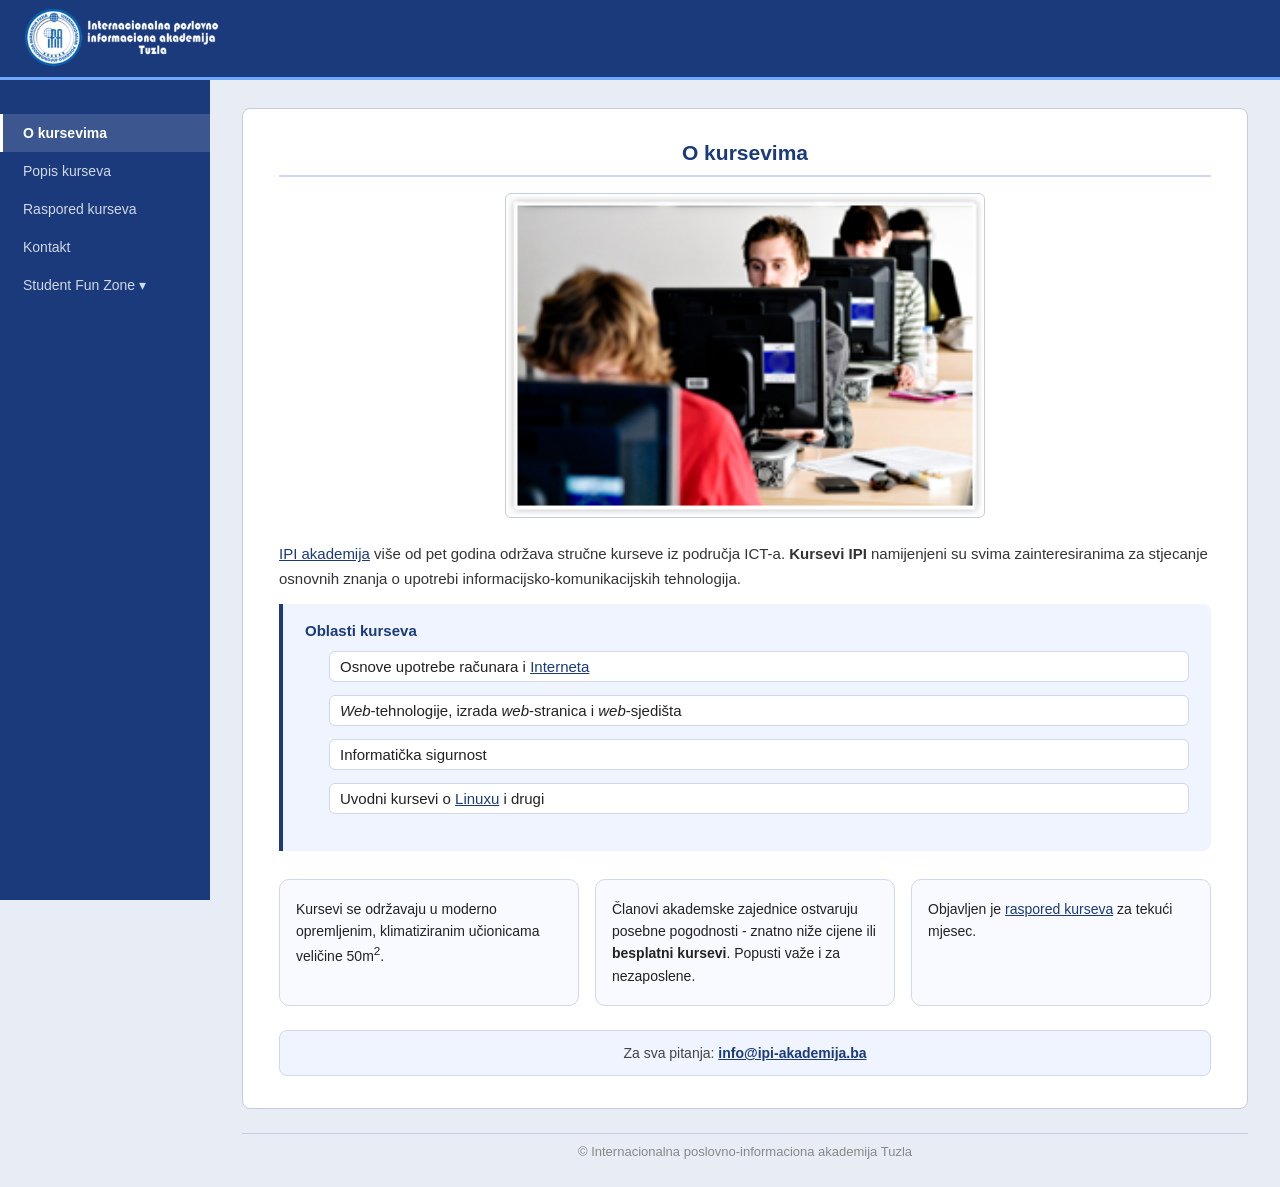
<file: index.html>
<!DOCTYPE html>
<html lang="bs">
<head>
    <meta charset="UTF-8">
    <meta name="viewport" content="width=device-width, initial-scale=1.0">
    <title>Kursevi IPI</title>
    <link rel="stylesheet" href="style.css">
</head>
<body>

    <!-- TOP PLAVA TRAKA SA LOGOM -->
    <header class="top-header">
        <div class="logo-container">
            <a href="index.html">
                <img src="slike/logo-ipi.png" alt="Kursevi IPI">
            </a>
        </div>
    </header>

    <div class="layout-body">

    <div class="sidebar">
        <nav>
            <ul class="nav-menu">
                <li><a href="index.html" class="active">O kursevima</a></li>
                <li><a href="popis.html">Popis kurseva</a></li>
                <li><a href="raspored.html">Raspored kurseva</a></li>
                <li><a href="kontakt.html">Kontakt</a></li>
                <li class="dropdown">
                    <a href="#" class="dropbtn">Student Fun Zone ▾</a>
                    <div class="dropdown-content">
                        <a href="whiteboard/whiteboard.html" target="sadrzaj-okvir">Interaktivni Whiteboard</a>
                        <a href="visionboard/visualboard.html" target="sadrzaj-okvir">Visual Board</a>
                        <a href="kanban/kanban.html" target="sadrzaj-okvir">Kanban Board</a>
                        <a href="Bingo/bingo.html" target="sadrzaj-okvir">Bingo</a>
                        <a href="Kviz/kviz.html" target="sadrzaj-okvir">Kviz</a>
                    </div>
                </li>
            </ul>
        </nav>
    </div>

    <div class="page-wrapper">
        <main class="main-content" id="main-zona">

            <iframe name="sadrzaj-okvir" id="sadrzajOkvir" src="about:blank" style="display:none;"></iframe>

            <div id="pocetniSadrzaj">
                <h2>O kursevima</h2>

                <div class="main-image">
                    <img src="slike/tecajevi1.png" alt="Kursevi IPI">
                </div>

                <p class="lead-text"><a href="http://ipi-akademija.ba/" target="_blank">IPI akademija</a> više od pet godina održava stručne kurseve iz područja ICT-a. <strong>Kursevi IPI</strong> namijenjeni su svima zainteresiranima za stjecanje osnovnih znanja o upotrebi informacijsko-komunikacijskih tehnologija.</p>

                <div class="section-block">
                    <h3 class="section-label">Oblasti kurseva</h3>
                    <ul class="styled-list">
                        <li>Osnove upotrebe računara i <a href="http://hr.wikipedia.org/wiki/Internet" target="_blank">Interneta</a></li>
                        <li><em>Web</em>-tehnologije, izrada <em>web</em>-stranica i <em>web</em>-sjedišta</li>
                        <li>Informatička sigurnost</li>
                        <li>Uvodni kursevi o <a href="http://www.linux.com" target="_blank">Linuxu</a> i drugi</li>
                    </ul>
                </div>

                <div class="info-cards">
                    <div class="info-card">
                        <p>Kursevi se održavaju u moderno opremljenim, klimatiziranim učionicama veličine 50m<sup>2</sup>.</p>
                    </div>
                    <div class="info-card">
                        <p>Članovi akademske zajednice ostvaruju posebne pogodnosti - znatno niže cijene ili <strong>besplatni kursevi</strong>. Popusti važe i za nezaposlene.</p>
                    </div>
                    <div class="info-card">
                        <p>Objavljen je <a href="raspored.html">raspored kurseva</a> za tekući mjesec.</p>
                    </div>
                </div>

                <div class="contact-bar">
                    Za sva pitanja: <a href="mailto:info@ipi-akademija.ba">info@ipi-akademija.ba</a>
                </div>
            </div>
        </main>

        <footer>
            <hr>
            <p>&copy; Internacionalna poslovno-informaciona akademija Tuzla</p>
        </footer>
    </div>

    </div> <!-- /.layout-body -->

    <script src="javascript.js"></script>
</body>
</html>
</file>
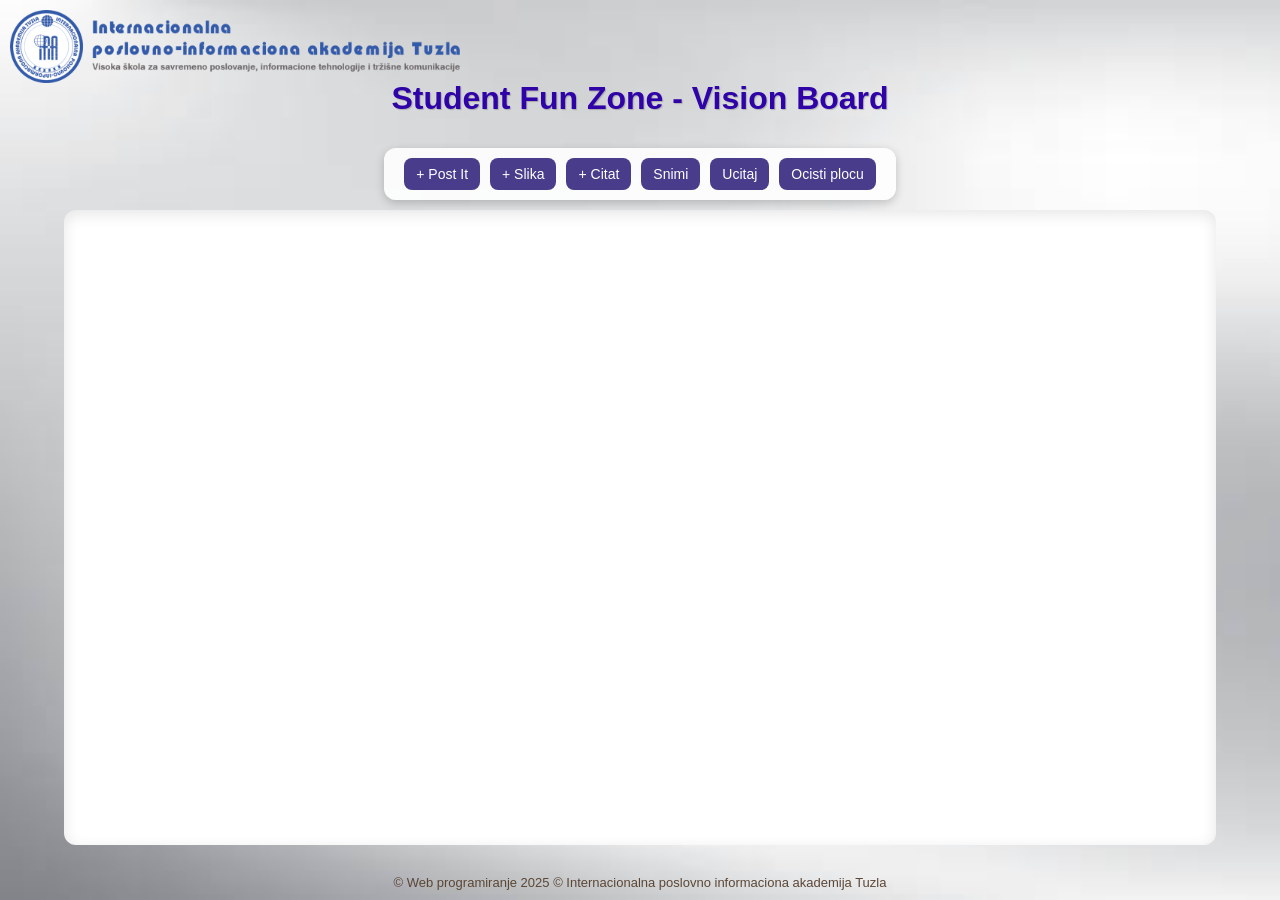
<file: VisionBoard/index.html>
<!DOCTYPE html>
<html lang="en">
<head>
    <meta charset="UTF-8">
    <title>Student Fun Zone - Vision Board</title>
    <link rel="stylesheet" href="style.css">
</head>
<body>

    <!-- IPI logo u gornjem lijevom uglu -->
    <img id="ipi-logo" src="ipi-logo.png" alt="IPI Akademija">

    <h1>Student Fun Zone - Vision Board</h1>

    <div class="toolbar">
        <button id="addNoteBtn">+ Post It</button>
        <button id="addImageBtn">+ Slika</button>
        <button id="addQuoteBtn">+ Citat</button>
        <button id="saveBtn">Snimi</button>
        <button id="loadBtn">Ucitaj</button>
        <button id="clearBtn">Ocisti plocu</button>
    </div>

    <div id="board">
        <!-- Ovdje ce se pojavljivati biljeske, slike i citati -->
    </div>

    <footer>
        © Web programiranje 2025 © Internacionalna poslovno informaciona akademija Tuzla
    </footer>

    <script src="javascript.js"></script>
</body>
</html>
</file>
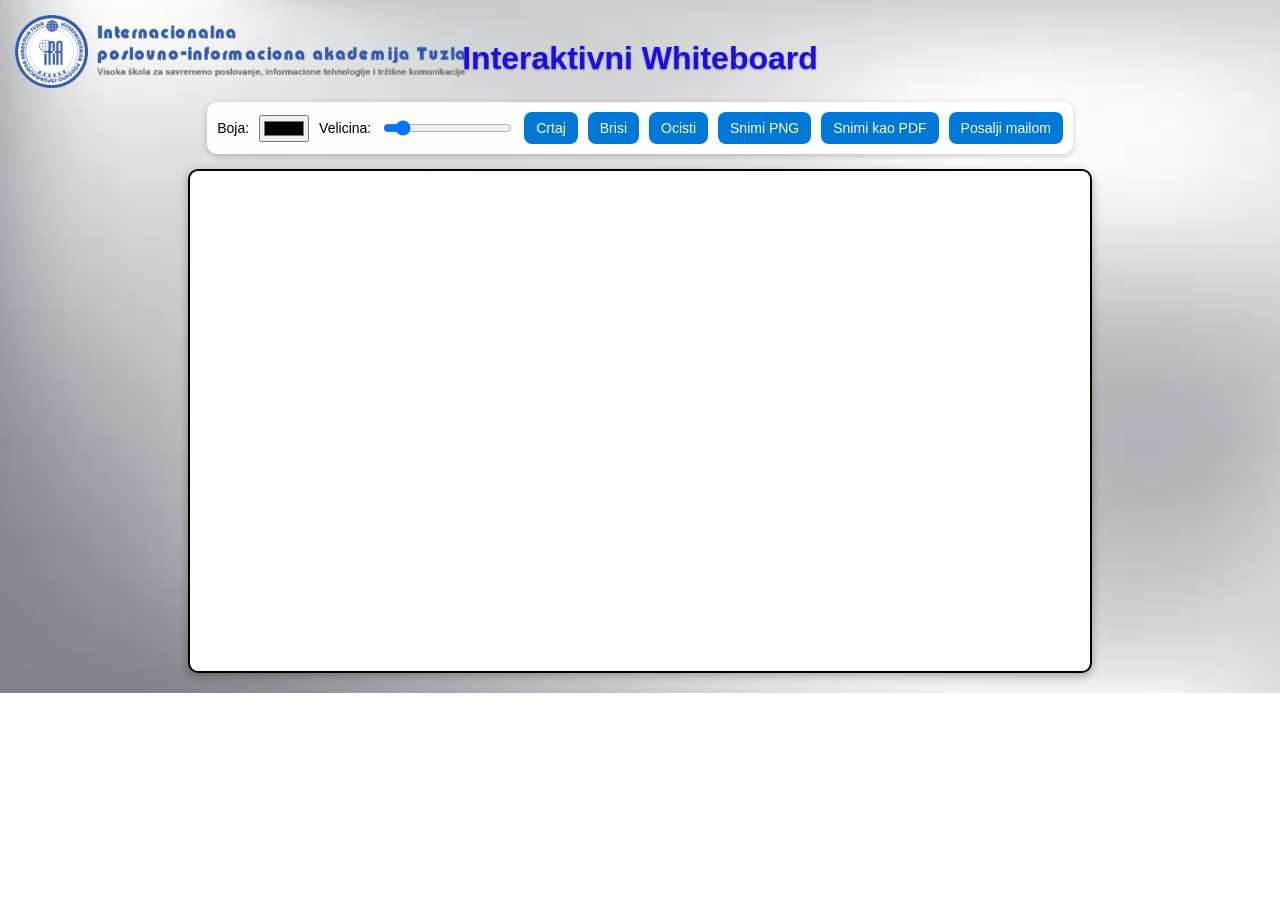
<file: Whiteboard/index.html>
<!DOCTYPE html>
<html>
<head>
    <meta charset="UTF-8">
    <title>Interaktivni Whiteboard</title>
    <link rel="stylesheet" href="style.css">
</head>
<body>

<div class="logo-container">
    <img src="ipi-logo.png" alt="IPI Logo" class="ipi-logo">
</div>

<h1>Interaktivni Whiteboard</h1>

<div class="toolbar">
    <label>Boja:</label>
    <input type="color" id="colorPicker" value="#000000">

    <label>Velicina:</label>
    <input type="range" id="brushSize" min="1" max="40" value="5">

    <button id="drawMode">Crtaj</button>
    <button id="erase">Brisi</button>
    <button id="clear">Ocisti</button>
    <button id="savePng">Snimi PNG</button>
    <button id="savePdf">Snimi kao PDF</button>
    <button id="openMailPopup">Posalji mailom</button>
</div>

<canvas id="canvas" width="900" height="500"></canvas>

<div id="mailPopup" class="popup">
    <div class="popup-inner">
        <h2>Posalji whiteboard mailom</h2>
        <label>Email adresa:</label>
        <input type="email" id="mailAddress" placeholder="unesi email">
        <div class="popup-buttons">
            <button id="sendMail">Posalji</button>
            <button id="cancelMail">Ponisti</button>
        </div>
    </div>
</div>

<script src="javascript.js"></script>
</body>
</html>
</file>
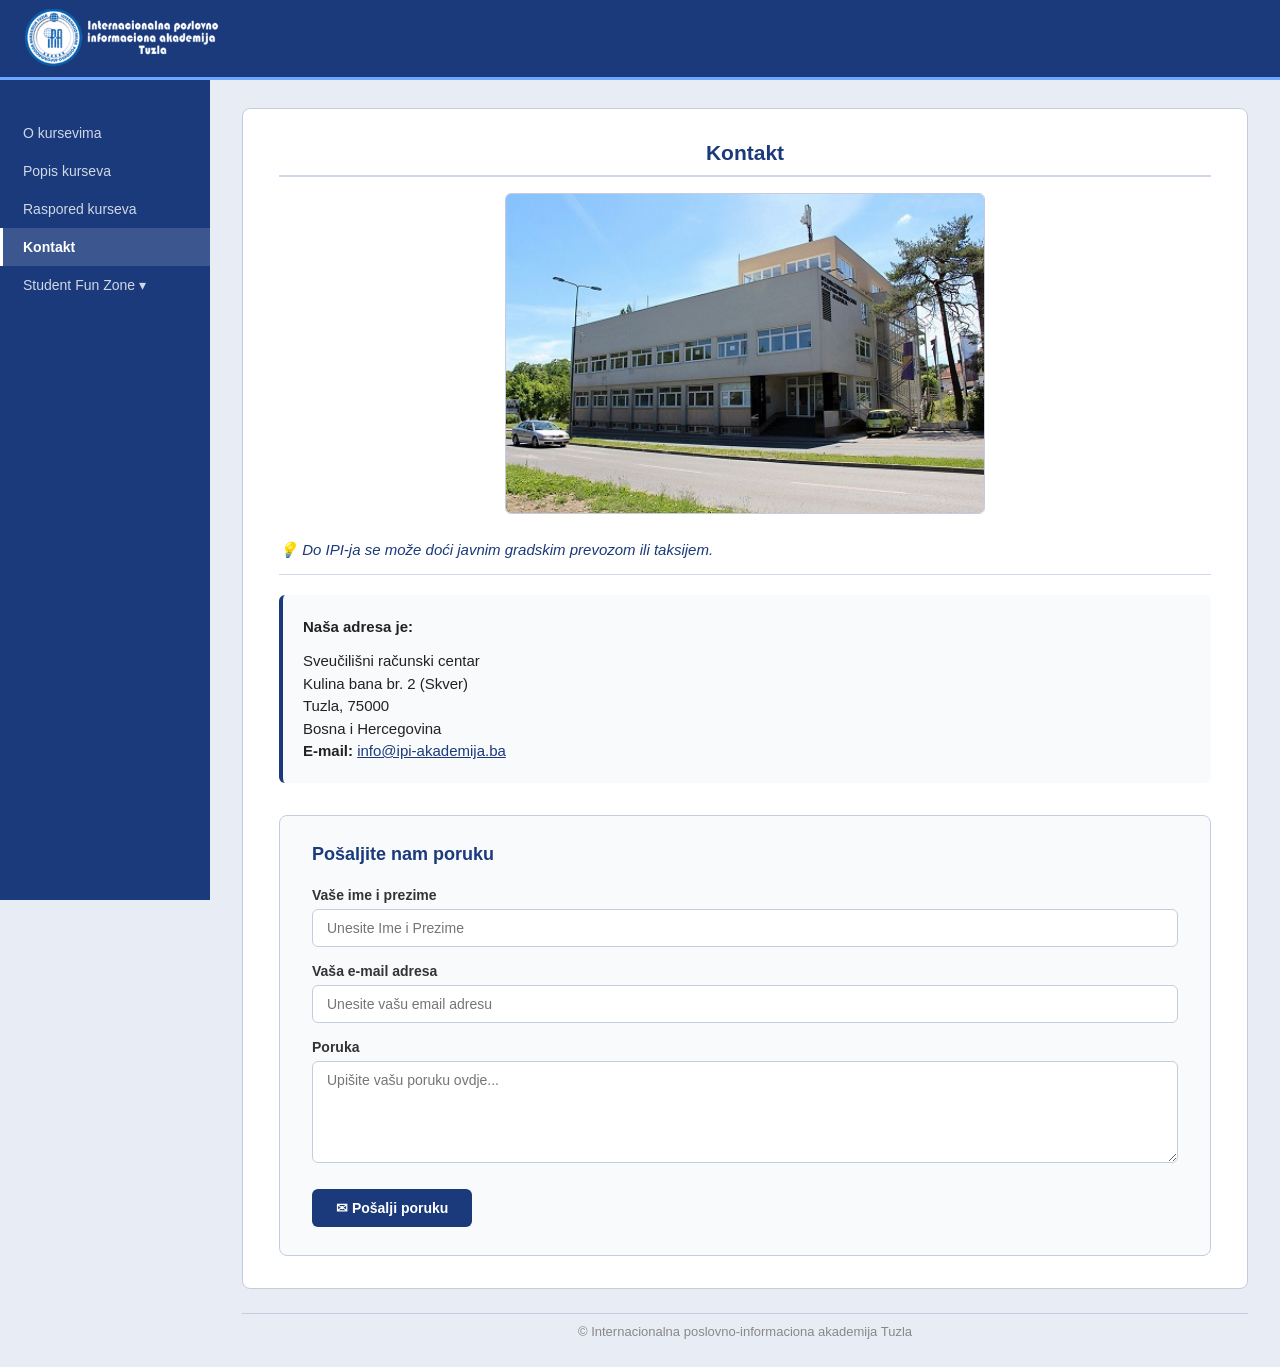
<file: kontakt.html>
<!DOCTYPE html>
<html lang="bs">
<head>
    <meta charset="UTF-8">
    <meta name="viewport" content="width=device-width, initial-scale=1.0">
    <title>Kontakt - IPI</title>
    <link rel="stylesheet" href="style.css">
</head>
<body>

    <!-- TOP PLAVA TRAKA SA LOGOM -->
    <header class="top-header">
        <div class="logo-container">
            <a href="index.html">
                <img src="slike/logo-ipi.png" alt="Kursevi IPI">
            </a>
        </div>
    </header>

    <div class="layout-body">

    <div class="sidebar">
        <nav>
            <ul class="nav-menu">
                <li><a href="index.html">O kursevima</a></li>
                <li><a href="popis.html">Popis kurseva</a></li>
                <li><a href="raspored.html">Raspored kurseva</a></li>
                <li><a href="kontakt.html" class="active">Kontakt</a></li>
                <li class="dropdown">
                    <a href="#" class="dropbtn">Student Fun Zone ▾</a>
                    <div class="dropdown-content">
                        <a href="whiteboard/whiteboard.html" target="sadrzaj-okvir">Interaktivni Whiteboard</a>
                        <a href="visionboard/visualboard.html" target="sadrzaj-okvir">Visual Board</a>
                        <a href="kanban/kanban.html" target="sadrzaj-okvir">Kanban Board</a>
                        <a href="Bingo/bingo.html" target="sadrzaj-okvir">Bingo</a>
                        <a href="Kviz/kviz.html" target="sadrzaj-okvir">Kviz</a>
                    </div>
                </li>
            </ul>
        </nav>
    </div>

    <div class="page-wrapper">
        <main class="main-content" id="main-zona">
            <iframe name="sadrzaj-okvir" id="sadrzajOkvir" src="about:blank" style="display:none;"></iframe>

            <div id="pocetniSadrzaj">
                <h2>Kontakt</h2>

                <div class="main-image">
                    <img src="slike/srce.jpg" alt="Srce">
                </div>

                <p style="font-size: 15px; color: #1a3a7c; font-style: italic; border-bottom: 1px solid #d0d8ee; padding-bottom: 12px; margin-bottom: 20px;">💡 Do IPI-ja se može doći javnim gradskim prevozom ili taksijem.</p>

                <div style="background-color: #f8fafc; padding: 20px; border-radius: 6px; border-left: 4px solid #1a3a7c; margin-top: 20px;">
                    <p style="margin: 0 0 10px 0; font-weight: bold;">Naša adresa je:</p>
                    <p style="margin: 0; line-height: 1.5;">
                        Sveučilišni računski centar<br>
                        Kulina bana br. 2 (Skver)<br>
                        Tuzla, 75000<br>
                        Bosna i Hercegovina<br>
                        <strong>E-mail:</strong> <a href="mailto:info@ipi-akademija.ba">info@ipi-akademija.ba</a>
                    </p>
                </div>

                <!-- KONTAKT FORMA -->
                <div style="margin-top: 32px; background-color: #f8fafc; border: 1px solid #c4cde0; border-radius: 8px; padding: 28px 32px;">
                    <h3 style="color: #1a3a7c; font-size: 18px; font-weight: 700; margin-bottom: 22px;">Pošaljite nam poruku</h3>

                    <div style="margin-bottom: 16px;">
                        <label style="display: block; font-size: 14px; font-weight: 600; color: #333; margin-bottom: 6px;">Vaše ime i prezime</label>
                        <input type="text" placeholder="Unesite Ime i Prezime" style="width: 100%; padding: 10px 14px; border: 1px solid #c4cde0; border-radius: 6px; font-size: 14px; color: #555; outline: none; font-family: inherit;">
                    </div>

                    <div style="margin-bottom: 16px;">
                        <label style="display: block; font-size: 14px; font-weight: 600; color: #333; margin-bottom: 6px;">Vaša e-mail adresa</label>
                        <input type="email" placeholder="Unesite vašu email adresu" style="width: 100%; padding: 10px 14px; border: 1px solid #c4cde0; border-radius: 6px; font-size: 14px; color: #555; outline: none; font-family: inherit;">
                    </div>

                    <div style="margin-bottom: 22px;">
                        <label style="display: block; font-size: 14px; font-weight: 600; color: #333; margin-bottom: 6px;">Poruka</label>
                        <textarea placeholder="Upišite vašu poruku ovdje..." rows="5" style="width: 100%; padding: 10px 14px; border: 1px solid #c4cde0; border-radius: 6px; font-size: 14px; color: #555; outline: none; font-family: inherit; resize: vertical;"></textarea>
                    </div>

                    <button type="button" style="background-color: #1a3a7c; color: #ffffff; border: none; padding: 11px 24px; border-radius: 6px; font-size: 14px; font-weight: 600; cursor: pointer; display: inline-flex; align-items: center; gap: 8px; font-family: inherit; transition: background 0.15s;">
                        ✉ Pošalji poruku
                    </button>
                </div>
            </div>
        </main>

        <footer>
            <hr>
            <p>&copy; Internacionalna poslovno-informaciona akademija Tuzla</p>
        </footer>
    </div>

    </div> <!-- /.layout-body -->

    <script src="javascript.js"></script>
</body>
</html>
</file>
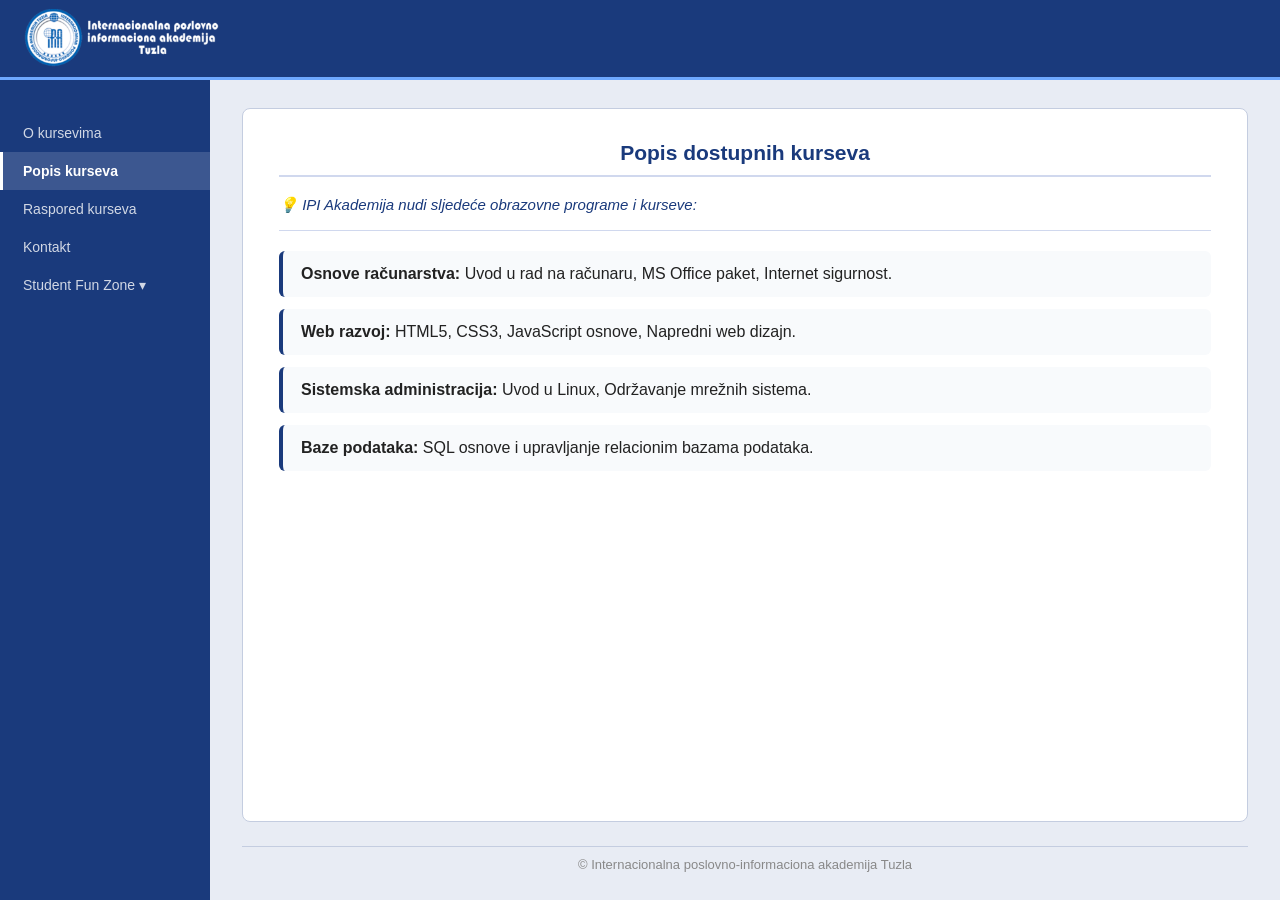
<file: popis.html>
<!DOCTYPE html>
<html lang="bs">
<head>
    <meta charset="UTF-8">
    <meta name="viewport" content="width=device-width, initial-scale=1.0">
    <title>Popis kurseva - IPI</title>
    <link rel="stylesheet" href="style.css">
</head>
<body>

    <!-- TOP PLAVA TRAKA SA LOGOM -->
    <header class="top-header">
        <div class="logo-container">
            <a href="index.html">
                <img src="slike/logo-ipi.png" alt="Kursevi IPI">
            </a>
        </div>
    </header>

    <div class="layout-body">

    <div class="sidebar">
        <nav>
            <ul class="nav-menu">
                <li><a href="index.html">O kursevima</a></li>
                <li><a href="popis.html" class="active">Popis kurseva</a></li>
                <li><a href="raspored.html">Raspored kurseva</a></li>
                <li><a href="kontakt.html">Kontakt</a></li>
                <li class="dropdown">
                    <a href="#" class="dropbtn">Student Fun Zone ▾</a>
                    <div class="dropdown-content">
                        <a href="whiteboard/whiteboard.html" target="sadrzaj-okvir">Interaktivni Whiteboard</a>
                        <a href="visionboard/visualboard.html" target="sadrzaj-okvir">Visual Board</a>
                        <a href="kanban/kanban.html" target="sadrzaj-okvir">Kanban Board</a>
                        <a href="Bingo/bingo.html" target="sadrzaj-okvir">Bingo</a>
                        <a href="Kviz/kviz.html" target="sadrzaj-okvir">Kviz</a>
                    </div>
                </li>
            </ul>
        </nav>
    </div>

    <div class="page-wrapper">
        <main class="main-content" id="main-zona">
            <iframe name="sadrzaj-okvir" id="sadrzajOkvir" src="about:blank" style="display:none;"></iframe>

            <div id="pocetniSadrzaj">
                <h2>Popis dostupnih kurseva</h2>

                <p style="font-size: 15px; color: #1a3a7c; font-style: italic; border-bottom: 1px solid #d0d8ee; padding-bottom: 12px; margin-bottom: 20px;">💡 IPI Akademija nudi sljedeće obrazovne programe i kurseve:</p>

                <div style="display: flex; flex-direction: column; gap: 12px; margin-top: 16px;">
                    <div style="background-color: #f8fafc; padding: 14px 18px; border-radius: 6px; border-left: 4px solid #1a3a7c;">
                        <strong>Osnove računarstva:</strong> Uvod u rad na računaru, MS Office paket, Internet sigurnost.
                    </div>
                    <div style="background-color: #f8fafc; padding: 14px 18px; border-radius: 6px; border-left: 4px solid #1a3a7c;">
                        <strong>Web razvoj:</strong> HTML5, CSS3, JavaScript osnove, Napredni web dizajn.
                    </div>
                    <div style="background-color: #f8fafc; padding: 14px 18px; border-radius: 6px; border-left: 4px solid #1a3a7c;">
                        <strong>Sistemska administracija:</strong> Uvod u Linux, Održavanje mrežnih sistema.
                    </div>
                    <div style="background-color: #f8fafc; padding: 14px 18px; border-radius: 6px; border-left: 4px solid #1a3a7c;">
                        <strong>Baze podataka:</strong> SQL osnove i upravljanje relacionim bazama podataka.
                    </div>
                </div>
            </div>
        </main>

        <footer>
            <hr>
            <p>&copy; Internacionalna poslovno-informaciona akademija Tuzla</p>
        </footer>
    </div>

    </div> <!-- /.layout-body -->

    <script src="javascript.js"></script>
</body>
</html>
</file>
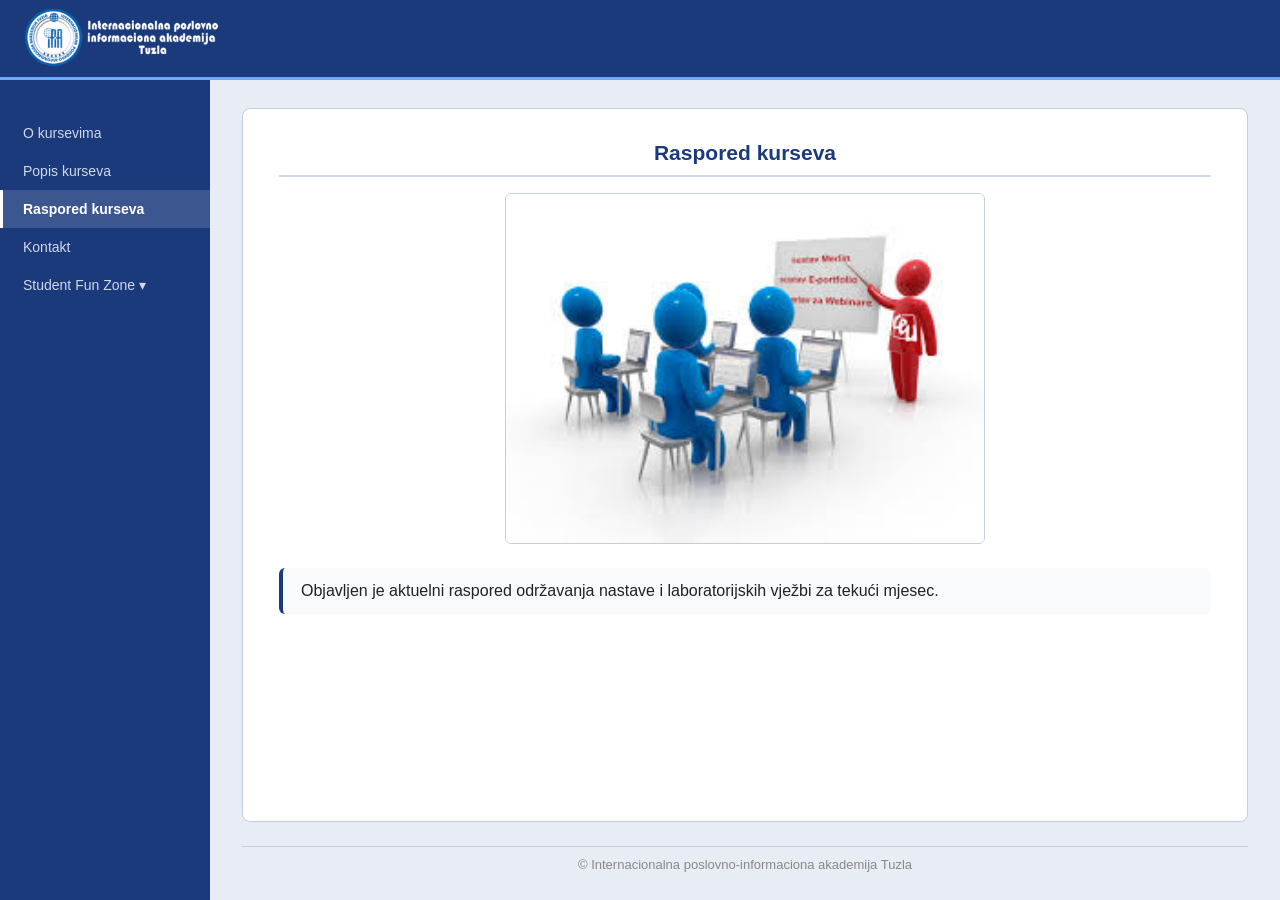
<file: raspored.html>
<!DOCTYPE html>
<html lang="bs">
<head>
    <meta charset="UTF-8">
    <meta name="viewport" content="width=device-width, initial-scale=1.0">
    <title>Raspored kurseva - IPI</title>
    <link rel="stylesheet" href="style.css">
</head>
<body>

    <!-- TOP PLAVA TRAKA SA LOGOM -->
    <header class="top-header">
        <div class="logo-container">
            <a href="index.html">
                <img src="slike/logo-ipi.png" alt="Kursevi IPI">
            </a>
        </div>
    </header>

    <div class="layout-body">

    <div class="sidebar">
        <nav>
            <ul class="nav-menu">
                <li><a href="index.html">O kursevima</a></li>
                <li><a href="popis.html">Popis kurseva</a></li>
                <li><a href="raspored.html" class="active">Raspored kurseva</a></li>
                <li><a href="kontakt.html">Kontakt</a></li>
                <li class="dropdown">
                    <a href="#" class="dropbtn">Student Fun Zone ▾</a>
                    <div class="dropdown-content">
                        <a href="whiteboard/whiteboard.html" target="sadrzaj-okvir">Interaktivni Whiteboard</a>
                        <a href="visionboard/visualboard.html" target="sadrzaj-okvir">Visual Board</a>
                        <a href="kanban/kanban.html" target="sadrzaj-okvir">Kanban Board</a>
                        <a href="Bingo/bingo.html" target="sadrzaj-okvir">Bingo</a>
                        <a href="Kviz/kviz.html" target="sadrzaj-okvir">Kviz</a>
                    </div>
                </li>
            </ul>
        </nav>
    </div>

    <div class="page-wrapper">
        <main class="main-content" id="main-zona">
            <iframe name="sadrzaj-okvir" id="sadrzajOkvir" src="about:blank" style="display:none;"></iframe>

            <div id="pocetniSadrzaj">
                <h2>Raspored kurseva</h2>

                <div class="main-image">
                    <img src="slike/tecajevi2.jpg" alt="Raspored kurseva">
                </div>

                <div style="background-color: #f8fafc; padding: 14px 18px; border-radius: 6px; border-left: 4px solid #1a3a7c; margin-top: 16px;">
                    Objavljen je aktuelni raspored održavanja nastave i laboratorijskih vježbi za tekući mjesec.
                </div>
            </div>
        </main>

        <footer>
            <hr>
            <p>&copy; Internacionalna poslovno-informaciona akademija Tuzla</p>
        </footer>
    </div>

    </div> <!-- /.layout-body -->

    <script src="javascript.js"></script>
</body>
</html>
</file>
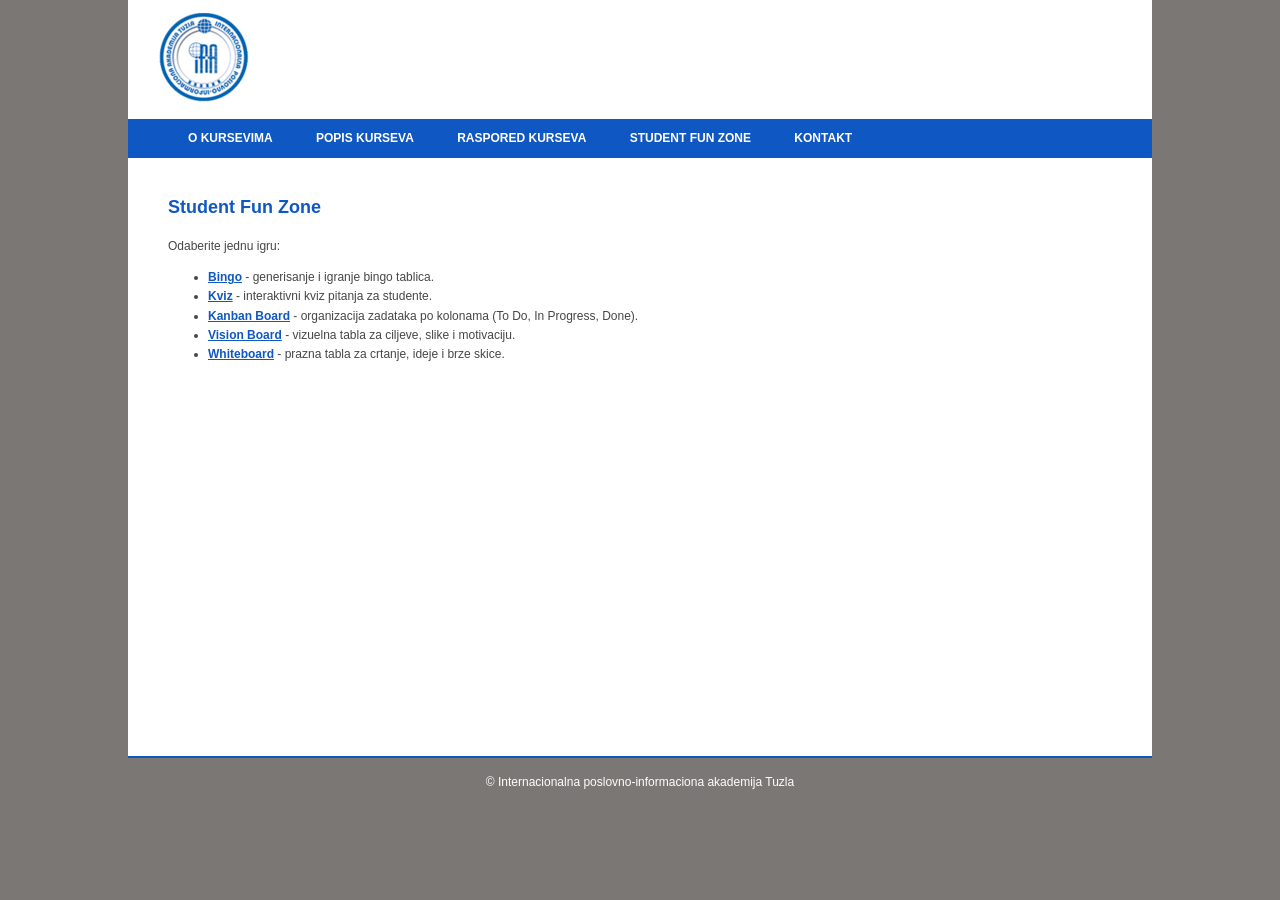
<file: StudentFunZone.html>
<!DOCTYPE html>
<html>
    <head>
        <meta charset="utf-8">
        <title>Kursevi IPI</title>
        <link rel="stylesheet" href="css/izgled.css" type="text/css" />
        <link rel="icon" href="favicon.ico" />
    </head>
    <body>
        <header>
            <a href="index.html">
                <img src="slike/logo-ipi.png" alt="Kursevi IPI">
            </a>
            <nav>
                <ul>
                    <li><a href="index.html">O kursevima</a></li>
                    <li><a href="popis.html">Popis kurseva</a></li>
                    <li><a href="raspored.html">Raspored kurseva</a></li>
                    <li><a href="StudentFunZone.html">Student Fun Zone</a></li>
                    <li><a href="kontakt.html">Kontakt</a></li>
                </ul>
            </nav>
        </header>

        <article>
            <h2>Student Fun Zone</h2>
            <p>Odaberite jednu igru:</p>

            <ul>
                <li>
                    <a href="Bingo/bingo.html" target="_blank" rel="noopener noreferrer">Bingo</a>
                    - generisanje i igranje bingo tablica.
                </li>
                <li>
                    <a href="Kviz/kviz.html" target="_blank" rel="noopener noreferrer">Kviz</a>
                    - interaktivni kviz pitanja za studente.
                </li>
                <li>
                    <a href="KanbanBoard/index.html" target="_blank" rel="noopener noreferrer">Kanban Board</a>
                    - organizacija zadataka po kolonama (To Do, In Progress, Done).
                </li>
                <li>
                    <a href="VisionBoard/index.html" target="_blank" rel="noopener noreferrer">Vision Board</a>
                    - vizuelna tabla za ciljeve, slike i motivaciju.
                </li>
                <li>
                    <a href="Whiteboard/index.html" target="_blank" rel="noopener noreferrer">Whiteboard</a>
                    - prazna tabla za crtanje, ideje i brze skice.
                </li>
            </ul>
        </article>

        <footer>
            &copy; Internacionalna poslovno-informaciona akademija Tuzla
        </footer>
    </body>
</html>
</file>
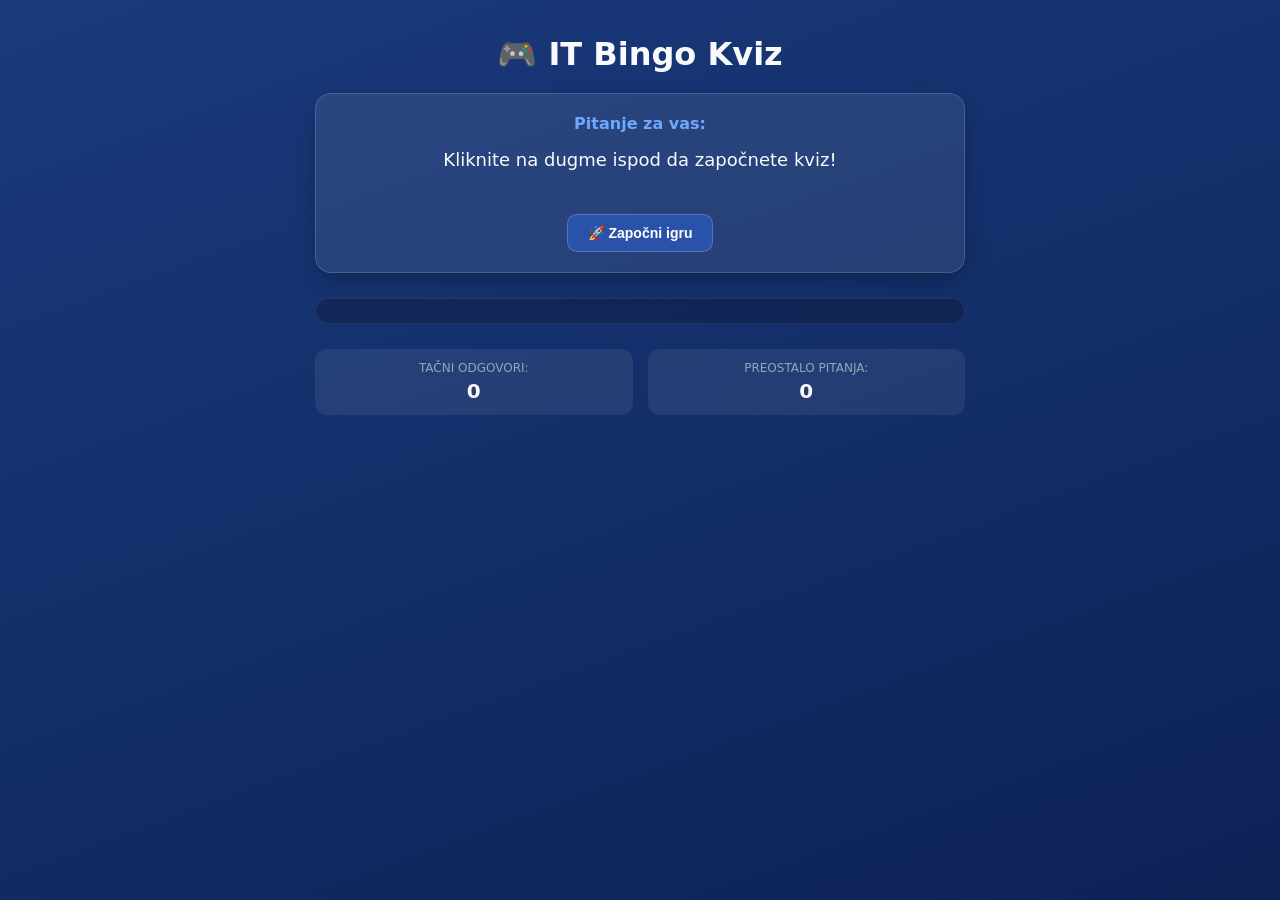
<file: Bingo/bingo.html>
<!DOCTYPE html>
<html lang="bs">
<head>
    <meta charset="UTF-8">
    <meta name="viewport" content="width=device-width, initial-scale=1.0">
    <title>IT Bingo Kviz</title>
    <link rel="stylesheet" href="bingo-style.css">
</head>
<body>

    <div class="bingo-container">
        <header>
            <h1>🎮 IT Bingo Kviz</h1>
        </header>

        <div class="question-box" id="questionBox">
            <h3>Pitanje za vas:</h3>
            <p id="currentQuestion">Kliknite na dugme ispod da započnete kviz!</p>
            <button id="startBtn" class="btn">🚀 Započni igru</button>
        </div>

        <div class="bingo-board" id="bingoBoard"></div>

        <div class="stats-zone">
            <div class="stat-card">
                <span class="stat-label">Tačni odgovori:</span>
                <span class="stat-value" id="scoreValue">0</span>
            </div>
            <div class="stat-card">
                <span class="stat-label">Preostalo pitanja:</span>
                <span class="stat-value" id="remainingValue">0</span>
            </div>
        </div>
    </div>

    <div class="overlay" id="winOverlay">
        <div class="popup-box">
            <h2>🎉 BINGO! 🎉</h2>
            <p>Čestitamo! Uspješno ste povezali liniju od 5 tačnih IT pojmova!</p>
            <button id="restartBtn" class="btn">Igraj ponovo</button>
        </div>
    </div>

    <script src="bingo-script.js"></script>
</body>
</html>
</file>
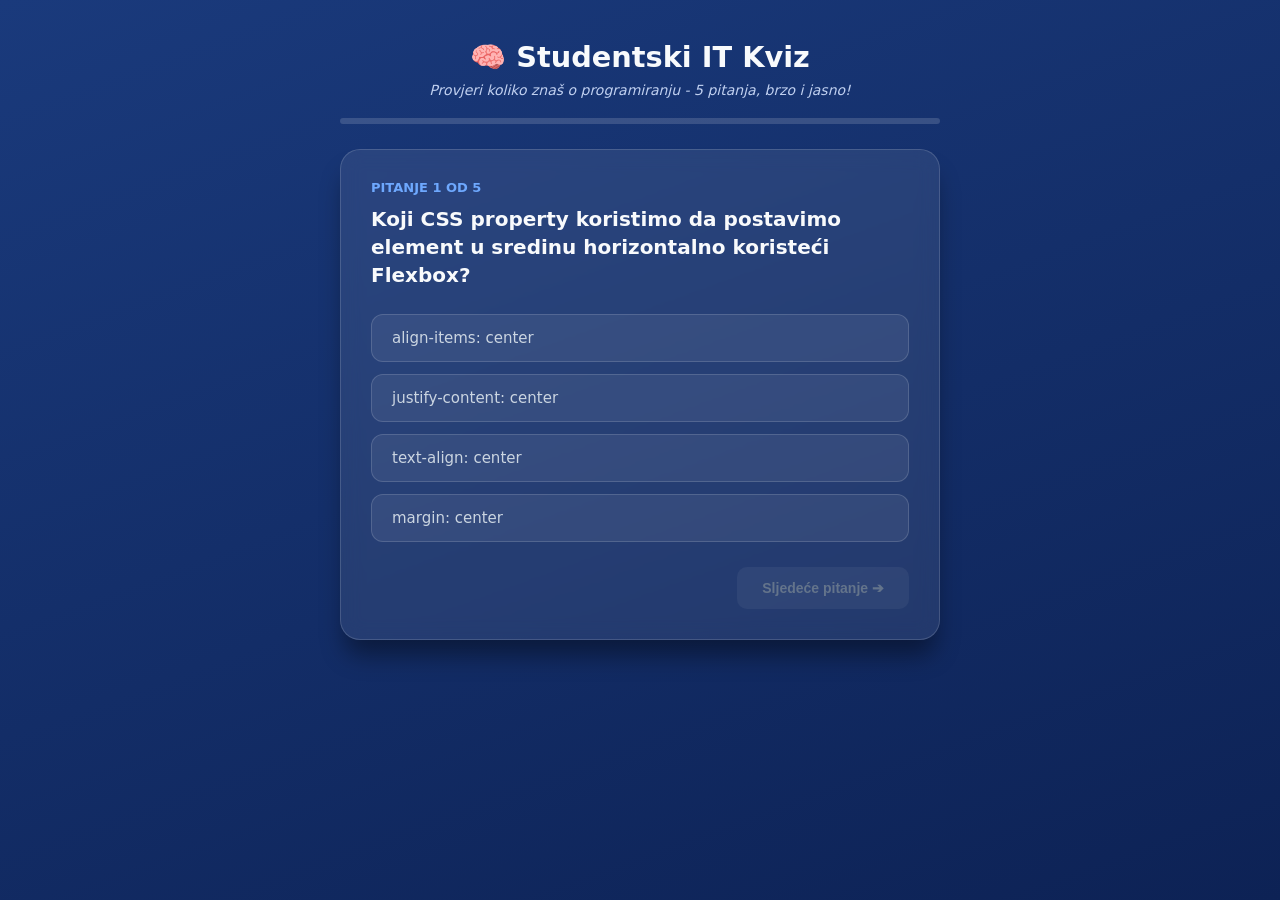
<file: Kviz/kviz.html>
<!DOCTYPE html>
<html lang="bs">
<head>
    <meta charset="UTF-8">
    <meta name="viewport" content="width=device-width, initial-scale=1.0">
    <title>Student Fun Zone | IT Kviz</title>
    <link rel="stylesheet" href="kviz-style.css">
</head>
<body>

    <div class="quiz-container">
        <header>
            <h1>🧠 Studentski IT Kviz</h1>
            <p>Provjeri koliko znaš o programiranju - 5 pitanja, brzo i jasno!</p>
        </header>

        <div class="progress-container">
            <div class="progress-bar" id="progressBar"></div>
        </div>

        <div class="quiz-box" id="quizBox">
            <div class="question-header">
                <span id="questionNumber">Pitanje 1 od 5</span>
            </div>
            <h2 id="questionText">Učitavanje pitanja...</h2>

            <div class="options-container" id="optionsContainer"></div>

            <div class="quiz-footer">
                <button id="nextBtn" class="btn" disabled>Sljedeće pitanje ➔</button>
            </div>
        </div>

        <div class="result-box" id="resultBox" style="display: none;">
            <h2>📊 Rezultat Kviza</h2>
            <div class="score-circle">
                <span id="scorePercent">0%</span>
            </div>
            <p id="resultText">Odgovorili ste tačno na 0 od 5 pitanja.</p>
            <button id="restartBtn" class="btn">Pokreni ponovo ↻</button>
        </div>
    </div>

    <script src="kviz-script.js"></script>
</body>
</html>
</file>
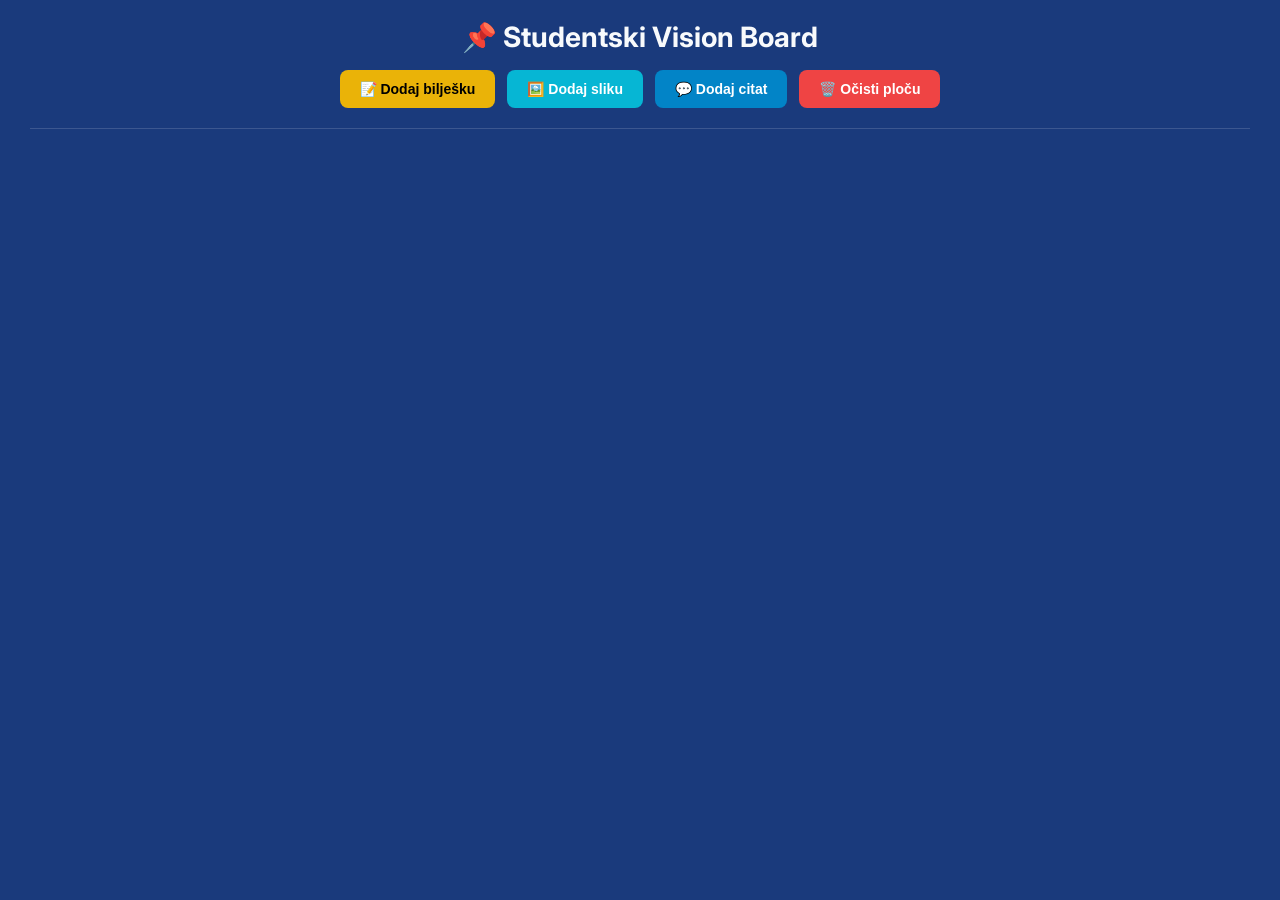
<file: visionboard/visualboard.html>
<!DOCTYPE html>
<html lang="bs">
<head>
    <meta charset="UTF-8">
    <meta name="viewport" content="width=device-width, initial-scale=1.0">
    <title>Student Fun Zone | Vision Board</title>
    <link href="https://fonts.googleapis.com/css2?family=Inter:wght@400;500;600;700&display=swap" rel="stylesheet">
    <link rel="stylesheet" href="vb-style.css">
</head>
<body>

    <div class="vb-wrapper">
        <header class="vb-header">
            <div class="title-zone">
                <h1>📌 Studentski Vision Board</h1>
            </div>

            <div class="action-buttons">
                <button id="addNoteBtn" class="btn btn-note">📝 Dodaj bilješku</button>
                <button id="addImageBtn" class="btn btn-image">🖼️ Dodaj sliku</button>
                <button id="addQuoteBtn" class="btn btn-quote">💬 Dodaj citat</button>
                <button id="clearBoardBtn" class="btn btn-clear">🗑️ Očisti ploču</button>
            </div>
        </header>

        <main class="vb-board" id="visionBoard"></main>
    </div>

    <div class="overlay" id="imageOverlay">
        <div class="popup-box">
            <h3>🖼️ Dodaj sliku na ploču</h3>
            <p>Unesite ispravan URL (link) slike sa interneta.</p>
            <div class="input-group">
                <input type="url" id="imageUrlInput" placeholder="https://example.com/slika.jpg" required>
            </div>
            <div class="popup-buttons">
                <button id="popupAddImgBtn" class="btn btn-image">Dodaj</button>
                <button id="popupCancelImgBtn" class="btn btn-clear">Poništi</button>
            </div>
        </div>
    </div>

    <script src="vb-script.js"></script>
</body>
</html>
</file>
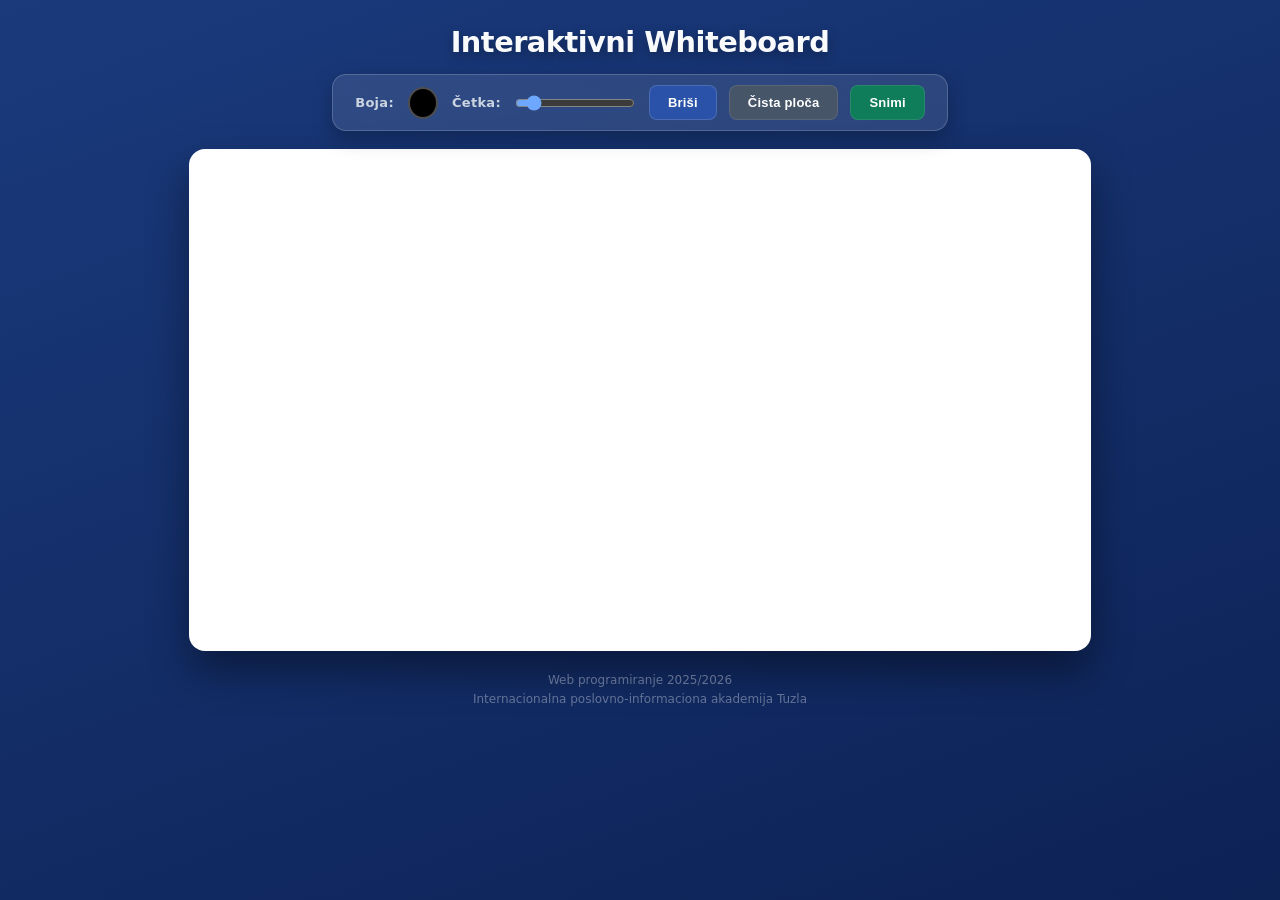
<file: whiteboard/whiteboard.html>
<!DOCTYPE html>
<html lang="bs">
<head>
    <meta charset="UTF-8">
    <meta name="viewport" content="width=device-width, initial-scale=1.0">
    <!-- Povezano sa wb-style.css kako je na tvojoj slici -->
    <link rel="stylesheet" href="wb-style.css">
    <title>Interaktivni Whiteboard</title>
</head>
<body>

    <h1>Interaktivni Whiteboard</h1>

    <!-- Alatna traka sa kontrolama -->
    <div class="toolbar">
        <label for="colorPicker">Boja: </label>
        <input type="color" id="colorPicker" value="#000000">

        <label for="brushSize">Četka: </label>
        <input type="range" id="brushSize" min="1" max="20" value="3">

        <button id="eraserBtn">Briši</button>
        <button id="clearBtn">Čista ploča</button>
        <button id="saveBtn">Snimi</button>
    </div>

    <!-- Prostor za crtanje -->
    <canvas id="board" width="900" height="500"></canvas>

    <footer>
        Web programiranje 2025/2026<br>
        Internacionalna poslovno-informaciona akademija Tuzla
    </footer>

    <!-- Povezano sa wb-script.js kako je na tvojoj slici -->
    <script src="wb-script.js"></script>
</body>
</html>
</file>
<file: style.css>
* {
    box-sizing: border-box;
    margin: 0;
    padding: 0;
}

body {
    font-family: 'Segoe UI', Arial, sans-serif;
    background-color: #e8ecf4;
    color: #222;
    display: flex;
    flex-direction: column;
    min-height: 100vh;
}

/* ── TOP HEADER BAR ──────────────────────────────── */
.top-header {
    width: 100%;
    background-color: #1a3a7c;
    height: 80px;
    display: flex;
    align-items: center;
    padding: 0 24px;
    position: fixed;
    top: 0;
    left: 0;
    right: 0;
    z-index: 100;
    border-bottom: 3px solid #6ea8fe;
}

.top-header .logo-container {
    padding: 0;
    border-bottom: none;
}

.top-header .logo-container img {
    max-height: 60px;
    max-width: 220px;
}

/* ── BODY LAYOUT BELOW HEADER ────────────────────── */
.layout-body {
    display: flex;
    flex: 1;
    margin-top: 80px;
    min-height: calc(100vh - 80px);
}

/* ── SIDEBAR ─────────────────────────────────────── */
.sidebar {
    width: 210px;
    min-height: calc(100vh - 80px);
    background-color: #1a3a7c;
    display: flex;
    flex-direction: column;
    padding: 24px 0;
    position: fixed;
    top: 80px;
    left: 0;
    bottom: 0;
}

nav {
    padding-top: 10px;
}

.nav-menu {
    list-style: none;
}

.nav-menu a {
    display: block;
    color: rgba(255,255,255,0.80);
    padding: 11px 20px;
    text-decoration: none;
    font-size: 14px;
    font-weight: 500;
    border-left: 3px solid transparent;
    transition: background 0.15s, border-color 0.15s, color 0.15s;
}

.nav-menu a:hover {
    background-color: rgba(255,255,255,0.10);
    border-left-color: #6ea8fe;
    color: #ffffff;
}

.nav-menu a.active {
    background-color: rgba(255,255,255,0.15);
    border-left-color: #ffffff;
    color: #ffffff;
    font-weight: 700;
}

/* Dropdown */
.dropdown-content {
    display: none;
    background-color: rgba(0,0,0,0.15);
    border-top: 1px solid rgba(255,255,255,0.08);
    border-bottom: 1px solid rgba(255,255,255,0.08);
}

.dropdown-content a {
    padding: 9px 20px 9px 32px;
    font-size: 13px;
    font-weight: 400;
    color: rgba(255,255,255,0.70);
    border-left: 3px solid transparent;
}

.dropdown-content a:hover {
    background-color: rgba(255,255,255,0.10);
    border-left-color: #6ea8fe;
    color: #ffffff;
}

.dropdown:hover .dropdown-content {
    display: block;
}

/* ── DESNA STRANA ────────────────────────────────── */
.page-wrapper {
    margin-left: 210px;
    flex: 1;
    display: flex;
    flex-direction: column;
    min-height: calc(100vh - 80px);
    padding: 28px 32px;
}

/* Bijela kutija */
.main-content {
    background-color: #ffffff;
    border-radius: 8px;
    border: 1px solid #c4cde0;
    padding: 32px 36px;
    flex: 1;
    margin-bottom: 20px;
}

.main-content h2 {
    color: #1a3a7c;
    font-size: 21px;
    font-weight: 700;
    margin-bottom: 16px;
    padding-bottom: 10px;
    border-bottom: 2px solid #d0d8ee;
    text-align: center;
}

.main-image {
    max-width: 480px;
    margin: 16px auto 20px auto;
}
.main-image img {
    width: 100%;
    border-radius: 6px;
    border: 1px solid #c4cde0;
}

.main-content p {
    font-size: 15px;
    margin-bottom: 12px;
    line-height: 1.65;
}

.main-content ul {
    margin: 6px 0 14px 24px;
}
.main-content ul li {
    font-size: 15px;
    margin-bottom: 5px;
}

.main-content a {
    color: #1a3a7c;
    text-decoration: underline;
}
.main-content a:hover {
    color: #0d2255;
}

/* Iframe */
#sadrzajOkvir {
    width: 100%;
    display: none;
    border: none;
    border-radius: 6px;
    overflow: hidden;
}

.main-content:has(#sadrzajOkvir[style*="display: block"]) h2 {
    display: none;
}

.main-content:has(#sadrzajOkvir[style*="display: block"]) {
    background-color: transparent;
    border: none;
    padding: 0;
    margin-bottom: 0;
}

/* Footer */
footer {
    text-align: center;
    padding-top: 4px;
}
footer hr {
    border: none;
    border-top: 1px solid #c4cde0;
    margin-bottom: 10px;
}
footer p {
    font-size: 13px;
    color: #888;
}


/* ── LEAD TEXT ───────────────────────────────────── */
.lead-text {
    font-size: 15px;
    color: #333;
    line-height: 1.7;
    margin-bottom: 20px;
    margin-top: 4px;
}

/* ── OBLASTI ─────────────────────────────────────── */
.section-block {
    background-color: #f0f4ff;
    border-left: 4px solid #1a3a7c;
    border-radius: 0 8px 8px 0;
    padding: 18px 22px;
    margin-bottom: 28px;
}

.section-label {
    font-size: 15px;
    font-weight: 700;
    color: #1a3a7c;
    margin-bottom: 12px;
}

.styled-list {
    list-style: none;
    margin: 0;
    padding: 0;
    display: flex;
    flex-direction: column;
    gap: 8px;
}

.styled-list li {
    font-size: 15px;
    padding: 6px 10px;
    background: white;
    border-radius: 6px;
    border: 1px solid #d0d8ee;
}

/* ── INFO KARTICE ────────────────────────────────── */
.info-cards {
    display: grid;
    grid-template-columns: repeat(3, 1fr);
    gap: 16px;
    margin-bottom: 24px;
}

.info-card {
    background: #f8faff;
    border: 1px solid #d0d8ee;
    border-radius: 10px;
    padding: 18px 16px;
}

.info-card p {
    font-size: 14px !important;
    margin: 0 !important;
    line-height: 1.6 !important;
}

/* ── CONTACT BAR ─────────────────────────────────── */
.contact-bar {
    background: #f0f4ff;
    border: 1px solid #d0d8ee;
    border-radius: 8px;
    padding: 14px 20px;
    font-size: 14px;
    color: #444;
    text-align: center;
}

.contact-bar a {
    color: #1a3a7c;
    font-weight: 600;
}
</file>
<file: VisionBoard/style.css>
/* General page styling */
body {
 margin: 0;
 font-family: "Segoe UI", Tahoma, sans-serif;
 background: url('istockphoto-1704870086-612x612.jpg') no-repeat center center fixed;
 background-size: cover;
 display: flex;
 flex-direction: column;
 align-items: center;
 height: 100vh;
 overflow: hidden;
}

/* IPI logo u gornjem lijevom uglu */
#ipi-logo {
 position: absolute;
 top: 10px;
 left: 10px;
 width: 450px;        /* tvoja željena veličina */
 z-index: 1000;
}

/* Naslov */
h1 {
 margin-top: 80px;      /* spušteno da logo ne prekriva */
 color: #2f03a8;
 text-shadow: 1px 1px 1px rgba(0,0,0,0.2);
}

/* Toolbar */
.toolbar {
 background: rgba(255, 255, 255, 0.9);
 padding: 10px 20px;
 border-radius: 12px;
 box-shadow: 0 3px 10px rgba(0,0,0,0.2);
 display: flex;
 gap: 10px;
 margin: 10px;
 position: relative;
 z-index: 2;
}

button {
 background: #483c8b;
 color: white;
 border: none;
 border-radius: 8px;
 padding: 8px 12px;
 font-size: 14px;
 cursor: pointer;
 transition: background 0.2s;
}

button:hover {
 background: #70472b;
}

/* Board (white area for notes) */
#board {
 position: relative;
 width: 90%;
 flex-grow: 1;
 background: white;         /* bijela ploča */
 border-radius: 12px;
 box-shadow: inset 0 4px 15px rgba(0,0,0,0.1);
 overflow: hidden;
 margin-bottom: 20px;
}

/* Sticky notes, quotes, images */
.note, .quote, .pinned-img {
 position: absolute;
 padding: 10px;
 border-radius: 8px;
 cursor: move;
 user-select: none;
 box-shadow: 0 4px 10px rgba(0,0,0,0.3);
 transition: transform 0.1s ease;
}

/* Note color palette */
.note.color1 { background: #fdfd96; }
.note.color2 { background: #ffb6b9; }
.note.color3 { background: #c6f1e7; }
.note.color4 { background: #f6d6ad; }
.note.color5 { background: #d4a5a5; }
.note.color6 { background: #b5ead7; }

/* Editable note */
.note[contenteditable="true"] {
 outline: none;
 min-width: 100px;
 min-height: 60px;
 font-size: 14px;
}

/* Quote style */
.quote {
 font-family: "Georgia", serif;
 color: #4b382a;
 background: #fff5e6;
 font-style: italic;
 text-align: center;
 width: 200px;
}

/* Image style */
.pinned-img img {
 width: 120px;
 height: auto;
 border-radius: 8px;
}

/* Delete button */
.delete-btn {
 position: absolute;
 top: 2px;
 right: 6px;
 background: none;
 border: none;
 color: #b30000;
 font-size: 18px;
 font-weight: bold;
 cursor: pointer;
 opacity: 0;
 z-index: 1000;
 transition: opacity 0.2s ease, color 0.2s ease, transform 0.1s ease;
 text-shadow: 1px 1px 2px rgba(255, 255, 255, 0.6);
}

.note:hover .delete-btn,
.pinned-img:hover .delete-btn,
.quote:hover .delete-btn {
 opacity: 1;
}

.delete-btn:hover {
 color: #ff0000;
 transform: scale(1.15);
 background: transparent !important;
}

footer {
 font-size: 13px;
 color: #5b4636;
 margin: 10px;
}
</file>
<file: Whiteboard/style.css>
body {
    margin: 0;

    /* POZADINSKA SLIKA ZA CIJELU STRANICU */
    background-image: url("istockphoto-1704870086-612x612.jpg");
    background-size: cover;
    background-position: center;
    background-repeat: no-repeat;

    font-family: Arial, sans-serif;
    display: flex;
    flex-direction: column;
    align-items: center;
}

/* Logo gore lijevo */

.logo-container {
    position: absolute;
    top: 15px;
    left: 15px;
}

.ipi-logo {
    width: 450px;   
    height: auto;
}

h1 {
    margin-top: 40px;
    margin-bottom: 10px;
    color: rgb(29, 14, 230); 
    text-shadow: 0 1px 2px rgba(0,0,0,0.4);
}

/* Toolbar iznad whiteboarda */

.toolbar {
    background: rgba(255, 255, 255, 0.95);
    padding: 10px;
    border-radius: 10px;
    margin: 15px;
    display: flex;
    gap: 10px;
    align-items: center;
    flex-wrap: wrap;
    box-shadow: 0 2px 6px rgba(0,0,0,0.2);
}

.toolbar label {
    font-size: 14px;
}

/* Dugmad */

button {
    background: #0078d7;
    color: white;
    border: none;
    padding: 8px 12px;
    border-radius: 8px;
    cursor: pointer;
    font-size: 14px;
}

button:hover {
    background: #005fa3;
}

/* Whiteboard canvas */

canvas {
    background: white;
    border: 2px solid black;
    border-radius: 10px;
    margin-bottom: 20px;
    box-shadow: 0 3px 10px rgba(0,0,0,0.3);
}

/* Popup za mail */

.popup {
    display: none;
    position: fixed;
    top: 0;
    left: 0;
    width: 100%;
    height: 100%;
    background: rgba(0, 0, 0, 0.5);
    justify-content: center;
    align-items: center;
}

.popup-inner {
    background: white;
    padding: 20px;
    border-radius: 10px;
    min-width: 260px;
    display: flex;
    flex-direction: column;
    gap: 10px;
}

.popup-inner h2 {
    margin: 0 0 5px 0;
}

.popup-inner input {
    padding: 6px;
    border-radius: 6px;
    border: 1px solid #ccc;
}

.popup-buttons {
    display: flex;
    justify-content: flex-end;
    gap: 10px;
}

/* Stil za print da se u PDFu vidi samo canvas */

@media print {
    body * {
        visibility: hidden;
    }

    canvas {
        visibility: visible;
        position: fixed;
        left: 0;
        right: 0;
        top: 0;
        margin: auto;
    }
}
</file>
<file: css/izgled.css>
html
{
    
    background: #7b7775;
}

body
{
    font-size:12px;
    font-family: Verdana, Arial, sans-serif;
    color:#484645;
    margin:0;
    line-height:1.6;
}

header img
{
    margin: 10px 0 10px 30px;
}

header, article
{
    width:80%;
    margin: 0px auto;
    background-color: white;
}

nav
{
    background-color: #0f57c3;
    padding:
   
}

nav a, nav a:hover, nav a:visited, nav a:active

{
    color:white;
    padding:10px 20px;
    display:inline-block;
    text-transform:uppercase;
}

nav a
{
    
    text-decoration: none;
}

nav a:hover
{
    
    text-decoration: underline;
}

nav ul
{
    list-style: none;
    margin:0;
}

nav ul li
{
    
    display:inline-block;
}

a, a:hover, a:visited, a:active
{
    color: #0f57c3;
    font-weight:bold;
}

h2, h3
{
    color: #0f57c3;
}

article
{
    padding :20px 40px;
    box-sizing: border-box;
    
    border-bottom: 2px solid #0f57c3;
    min-height:600px;
}

article img
{
    float:right;
    margin-right:15px;
    margin-bottom:15px;
}

footer
{
    padding-top: 15px;
    min-height: 30px;
    background: #7b7775;
    color:white;
    text-align:center;
}

table
{
    border-collapse: collapse;
}

td, th
{
    font-size:12px;
    border: solid 1px #6d6c6c;
    padding:5px 3px;
}

th
{
    color:#6d6c6c;
    background-color: #f7dcdc;
    height:30px;
}

td:nth-child(4)
{
    text-align: right;
    padding-right: 5px;
}

tr:nth-child(odd)
{
    background-color: #e8e8e8;
}

iframe
{
    margin-top:20px;
}

fieldset
{
    width:50%;
    margin-bottom:15px;
    background-color:#f0f0f0;
}

fieldset legend
{
    color: #0f57c3;
    font-weight:bold;
}

label
{
    display:inline-block;
    width:30%;
}

input[type=radio] + label, input[type=checkbox] + label
{
    width:auto;
}

select, input[type=text], input[type=email], textarea
{
    box-sizing: border-box;
    width:60%;
    margin-bottom: 5px;
}

input[type=checkbox]
{
    margin-left:30%;
}

button
{
    background-color: #0f57c3;
    color:white;
    font-weight:bold;
    border:none;
    padding:10px 30px;
    border-radius:5px;
    
}
</file>
<file: Bingo/bingo-style.css>
body {
    margin: 0;
    padding: 20px;
    font-family: 'Segoe UI', system-ui, sans-serif;
    background: linear-gradient(160deg, #1a3a7c, #0d2255);
    color: #f8fafc;
    display: flex;
    justify-content: center;
    align-items: flex-start;
    min-height: 100vh;
    box-sizing: border-box;
}

.bingo-container {
    max-width: 650px;
    width: 100%;
    text-align: center;
    padding-top: 15px;
}

header h1 {
    margin: 0 0 20px 0;
    font-size: 2rem;
    color: #f8fafc;
}

.question-box {
    background: rgba(255, 255, 255, 0.08);
    border: 1px solid rgba(255, 255, 255, 0.15);
    padding: 20px;
    border-radius: 16px;
    margin-bottom: 25px;
    box-shadow: 0 10px 25px -5px rgba(0, 0, 0, 0.3);
}

.question-box h3 {
    margin-top: 0;
    color: #6ea8fe;
    font-size: 16px;
}

#currentQuestion {
    font-size: 18px;
    font-weight: 500;
    margin: 15px 0;
    min-height: 50px;
}

.bingo-board {
    display: grid;
    grid-template-columns: repeat(5, 1fr);
    gap: 10px;
    margin-bottom: 25px;
    background: rgba(0, 0, 0, 0.2);
    padding: 12px;
    border-radius: 16px;
    border: 1px solid rgba(255, 255, 255, 0.08);
}

.bingo-cell {
    background: rgba(255, 255, 255, 0.07);
    border: 1px solid rgba(255, 255, 255, 0.15);
    color: #cbd5e1;
    padding: 15px 5px;
    font-size: 13px;
    font-weight: 600;
    border-radius: 10px;
    cursor: pointer;
    transition: all 0.2s ease;
    display: flex;
    align-items: center;
    justify-content: center;
    min-height: 60px;
    word-break: break-word;
}

.bingo-cell:hover {
    background: rgba(255, 255, 255, 0.15);
    color: white;
    transform: translateY(-2px);
}

.bingo-cell.matched {
    background: #10b981 !important;
    color: white;
    border-color: #059669;
    box-shadow: 0 0 12px rgba(16, 185, 129, 0.4);
    cursor: default;
    transform: none;
}

.bingo-cell.free-space {
    background: #2a52a8;
    color: white;
    border-color: rgba(255,255,255,0.2);
}

.btn {
    background: #2a52a8;
    color: white;
    border: 1px solid rgba(255,255,255,0.2);
    border-radius: 10px;
    padding: 10px 20px;
    font-size: 14px;
    font-weight: 600;
    cursor: pointer;
    transition: all 0.2s;
}

.btn:hover {
    background: #3a62b8;
    transform: translateY(-1px);
}

.stats-zone {
    display: flex;
    justify-content: space-around;
    gap: 15px;
}

.stat-card {
    background: rgba(255, 255, 255, 0.07);
    padding: 12px 20px;
    border-radius: 12px;
    flex: 1;
    display: flex;
    flex-direction: column;
    align-items: center;
}

.stat-label {
    font-size: 12px;
    color: #94a3b8;
    text-transform: uppercase;
}

.stat-value {
    font-size: 20px;
    font-weight: 700;
    color: #f8fafc;
    margin-top: 4px;
}

.overlay {
    display: none;
    position: fixed;
    top: 0; left: 0; width: 100%; height: 100%;
    background: rgba(0,0,0,0.8);
    z-index: 100;
    justify-content: center;
    align-items: center;
}

.popup-box {
    background: #1a3a7c;
    border: 1px solid rgba(255,255,255,0.2);
    padding: 40px;
    border-radius: 20px;
    text-align: center;
    box-shadow: 0 20px 25px -5px rgba(0,0,0,0.5);
}
</file>
<file: Kviz/kviz-style.css>
body {
    margin: 0;
    padding: 20px;
    font-family: 'Segoe UI', system-ui, sans-serif;
    background: linear-gradient(160deg, #1a3a7c, #0d2255);
    color: #f8fafc;
    display: flex;
    justify-content: center;
    align-items: flex-start;
    min-height: 100vh;
    box-sizing: border-box;
}

.quiz-container {
    max-width: 600px;
    width: 100%;
    padding-top: 20px;
}

header {
    text-align: center;
    margin-bottom: 20px;
}

header h1 {
    margin: 0 0 8px 0;
    font-size: 1.8rem;
    color: #f8fafc;
}

header p {
    color: #c0d0f0;
    font-size: 14px;
    margin: 0;
    font-style: italic;
}

.progress-container {
    width: 100%;
    height: 6px;
    background: rgba(255,255,255,0.15);
    border-radius: 3px;
    margin-bottom: 25px;
    overflow: hidden;
}

.progress-bar {
    height: 100%;
    width: 0%;
    background: #6ea8fe;
    transition: width 0.3s ease;
}

.quiz-box, .result-box {
    background: rgba(255, 255, 255, 0.08);
    backdrop-filter: blur(10px);
    border: 1px solid rgba(255, 255, 255, 0.15);
    padding: 30px;
    border-radius: 20px;
    box-shadow: 0 20px 25px -5px rgba(0, 0, 0, 0.4);
}

.question-header {
    font-size: 13px;
    text-transform: uppercase;
    color: #6ea8fe;
    font-weight: 600;
    margin-bottom: 10px;
}

#questionText {
    font-size: 20px;
    font-weight: 600;
    line-height: 1.4;
    margin-top: 0;
    margin-bottom: 25px;
}

.options-container {
    display: flex;
    flex-direction: column;
    gap: 12px;
    margin-bottom: 25px;
}

.option-card {
    background: rgba(255,255,255,0.07);
    border: 1px solid rgba(255,255,255,0.15);
    padding: 14px 20px;
    border-radius: 12px;
    cursor: pointer;
    font-size: 15px;
    font-weight: 500;
    color: #cbd5e1;
    transition: all 0.2s ease;
}

.option-card:hover {
    background: rgba(255,255,255,0.15);
    color: white;
    border-color: rgba(255,255,255,0.3);
    transform: translateY(-1px);
}

.option-card.correct {
    background: rgba(16, 185, 129, 0.15) !important;
    border-color: #10b981 !important;
    color: #34d399 !important;
    font-weight: 600;
}

.option-card.incorrect {
    background: rgba(239, 68, 68, 0.15) !important;
    border-color: #ef4444 !important;
    color: #f87171 !important;
}

.option-card.disabled { pointer-events: none; }

.quiz-footer {
    display: flex;
    justify-content: flex-end;
}

.btn {
    background: #2a52a8;
    color: white;
    border: 1px solid rgba(255,255,255,0.2);
    border-radius: 10px;
    padding: 12px 24px;
    font-size: 14px;
    font-weight: 600;
    cursor: pointer;
    transition: all 0.2s;
}

.btn:hover {
    background: #3a62b8;
    transform: translateY(-1px);
}

.btn:disabled {
    background: rgba(255,255,255,0.05);
    color: #64748b;
    border-color: transparent;
    cursor: not-allowed;
    transform: none;
}

.result-box { text-align: center; }

.score-circle {
    width: 120px;
    height: 120px;
    border-radius: 50%;
    background: rgba(110, 168, 254, 0.1);
    border: 3px solid #6ea8fe;
    display: flex;
    align-items: center;
    justify-content: center;
    margin: 20px auto;
}

#scorePercent {
    font-size: 32px;
    font-weight: 700;
    color: #6ea8fe;
}

#resultText {
    font-size: 16px;
    color: #cbd5e1;
    margin-bottom: 25px;
}
</file>
<file: visionboard/vb-style.css>
:root {
    --bg-dark: #1a3a7c;
    --border-color: rgba(255,255,255,0.15);
    --text-main: #f8fafc;
    --text-muted: #94a3b8;
    --note-bg: #fef08a;
    --quote-bg: #bae6fd;
    --image-bg: #e2e8f0;
}

body {
    font-family: 'Inter', sans-serif;
    background-color: var(--bg-dark);
    color: var(--text-main);
    margin: 0;
    padding: 20px 30px;
}

.vb-wrapper {
    max-width: 1300px;
    margin: 0 auto;
}

.vb-header {
    display: flex;
    flex-direction: column;
    align-items: center;
    text-align: center;
    gap: 16px;
    border-bottom: 1px solid var(--border-color);
    padding-bottom: 20px;
    margin-bottom: 30px;
}

.title-zone h1 {
    margin: 0;
    font-size: 28px;
    font-weight: 700;
}

.action-buttons {
    display: flex;
    gap: 12px;
    flex-wrap: wrap;
    justify-content: center;
}

.btn {
    padding: 11px 20px;
    border: none;
    border-radius: 8px;
    font-weight: 600;
    font-size: 14px;
    cursor: pointer;
    transition: all 0.2s ease;
    display: inline-flex;
    align-items: center;
    gap: 8px;
}

.btn:hover {
    transform: translateY(-2px);
    filter: brightness(1.1);
}

.btn-note  { background-color: #eab308; color: #000; }
.btn-image { background-color: #06b6d4; color: white; }
.btn-quote { background-color: #0284c7; color: white; }
.btn-clear { background-color: #ef4444; color: white; }

.vb-board {
    display: grid;
    grid-template-columns: repeat(auto-fill, minmax(280px, 1fr));
    gap: 25px;
    min-height: 500px;
    padding: 10px;
}

.board-item {
    color: #1e293b;
    padding: 20px;
    border-radius: 12px;
    position: relative;
    box-shadow: 0 10px 15px -3px rgba(0,0,0,0.3);
    transition: transform 0.2s ease, box-shadow 0.2s ease;
    min-height: 180px;
    display: flex;
    flex-direction: column;
    justify-content: space-between;
    transform: rotate(calc(var(--rotation, 0) * 1deg));
}

.board-item:hover {
    transform: scale(1.03) rotate(0deg);
    box-shadow: 0 20px 25px -5px rgba(0,0,0,0.4);
    z-index: 10;
}

.type-note  { background-color: var(--note-bg); border-left: 5px solid #ca8a04; }
.type-quote { background-color: var(--quote-bg); border-left: 5px solid #0284c7; font-style: italic; }
.type-image { background-color: var(--image-bg); padding: 10px; min-height: 220px; }

.delete-pin {
    position: absolute;
    top: 10px;
    right: 10px;
    background: rgba(0,0,0,0.08);
    border: none;
    width: 26px;
    height: 26px;
    border-radius: 50%;
    cursor: pointer;
    display: flex;
    align-items: center;
    justify-content: center;
    font-size: 12px;
    font-weight: bold;
}
.delete-pin:hover { background: #ef4444; color: white; }

.item-text {
    margin: 10px 0;
    font-size: 15px;
    line-height: 1.5;
    outline: none;
    word-break: break-word;
}

.item-footer {
    font-size: 11px;
    color: #475569;
    text-align: right;
    font-weight: 500;
}

.board-img {
    width: 100%;
    height: 180px;
    object-fit: cover;
    border-radius: 8px;
    margin-bottom: 5px;
}

.overlay {
    display: none;
    position: fixed;
    top: 0; left: 0;
    width: 100%; height: 100%;
    background: rgba(0,0,0,0.75);
    backdrop-filter: blur(4px);
    z-index: 2000;
    justify-content: center;
    align-items: center;
}

.popup-box {
    background-color: #1a3a7c;
    border: 1px solid var(--border-color);
    padding: 30px;
    border-radius: 16px;
    max-width: 450px;
    width: 90%;
}
.popup-box h3 { margin-top: 0; font-size: 20px; }
.popup-box p  { color: var(--text-muted); font-size: 14px; margin-bottom: 20px; }

.input-group input {
    width: 100%;
    padding: 12px;
    border-radius: 8px;
    border: 1px solid var(--border-color);
    background-color: #0d2255;
    color: white;
    font-size: 14px;
    box-sizing: border-box;
    margin-bottom: 20px;
}

.popup-buttons { display: flex; justify-content: flex-end; gap: 12px; }
</file>
<file: whiteboard/wb-style.css>
/* Osnovni reset i pozadina */
body {
    margin: 0;
    padding: 15px 20px;
    font-family: 'Segoe UI', system-ui, -apple-system, sans-serif;
    background: linear-gradient(160deg, #1a3a7c, #0d2255);
    display: flex;
    flex-direction: column;
    align-items: center;
    justify-content: flex-start;
    min-height: 100vh;
    box-sizing: border-box;
}

/* Naslov */
h1 {
    color: #f8fafc;
    margin-top: 10px;
    margin-bottom: 15px;
    font-size: 1.8rem;
    font-weight: 700;
    letter-spacing: -0.5px;
    text-shadow: 0 4px 12px rgba(0, 0, 0, 0.3);
}

/* Alatna traka */
.toolbar {
    background: rgba(255, 255, 255, 0.10);
    backdrop-filter: blur(12px);
    border: 1px solid rgba(255, 255, 255, 0.18);
    padding: 10px 22px;
    border-radius: 14px;
    box-shadow: 0 8px 20px rgba(0, 0, 0, 0.25);
    display: flex;
    flex-wrap: wrap;
    align-items: center;
    justify-content: center;
    gap: 12px;
    margin-bottom: 18px;
    z-index: 10;
}

/* Labele */
.toolbar label {
    font-size: 13px;
    color: #cbd5e1;
    font-weight: 600;
    letter-spacing: 0.3px;
}

/* Color Picker */
input[type="color"] {
    -webkit-appearance: none;
    border: none;
    width: 34px;
    height: 34px;
    border-radius: 50%;
    cursor: pointer;
    background: none;
}
input[type="color"]::-webkit-color-swatch-wrapper { padding: 0; }
input[type="color"]::-webkit-color-swatch {
    border: 2px solid rgba(255, 255, 255, 0.3);
    border-radius: 50%;
}

/* Slider */
input[type="range"] {
    cursor: pointer;
    accent-color: #6ea8fe;
    width: 120px;
}

/* Dugmad */
button {
    background: #2a52a8;
    color: #ffffff;
    border: 1px solid rgba(255,255,255,0.15);
    border-radius: 8px;
    padding: 9px 18px;
    font-size: 13px;
    font-weight: 600;
    cursor: pointer;
    transition: all 0.2s ease;
    letter-spacing: 0.2px;
}
button:hover {
    background: #3a62b8;
    transform: translateY(-1px);
    box-shadow: 0 4px 10px rgba(0,0,0,0.2);
}

/* Čista ploča - siva */
#clearBtn {
    background: #475569;
    border-color: rgba(255,255,255,0.1);
}
#clearBtn:hover { background: #334155; }

/* Snimi - zelena */
#saveBtn {
    background: #0f7c5a;
    border-color: rgba(255,255,255,0.1);
}
#saveBtn:hover { background: #0a6349; }

/* Aktivni brisač - crvena */
.active-eraser {
    background: #c0392b !important;
    border-color: rgba(255,255,255,0.15) !important;
}

/* Canvas */
canvas {
    background: #ffffff;
    border-radius: 16px;
    box-shadow: 0 20px 40px rgba(0, 0, 0, 0.4);
    touch-action: none;
    max-width: 94vw;
    max-height: 62vh;
    border: 1px solid rgba(255, 255, 255, 0.08);
    cursor: crosshair;
}

/* Footer */
footer {
    margin-top: 20px;
    font-size: 12px;
    color: rgba(255,255,255,0.35);
    text-align: center;
    line-height: 1.6;
}
</file>
